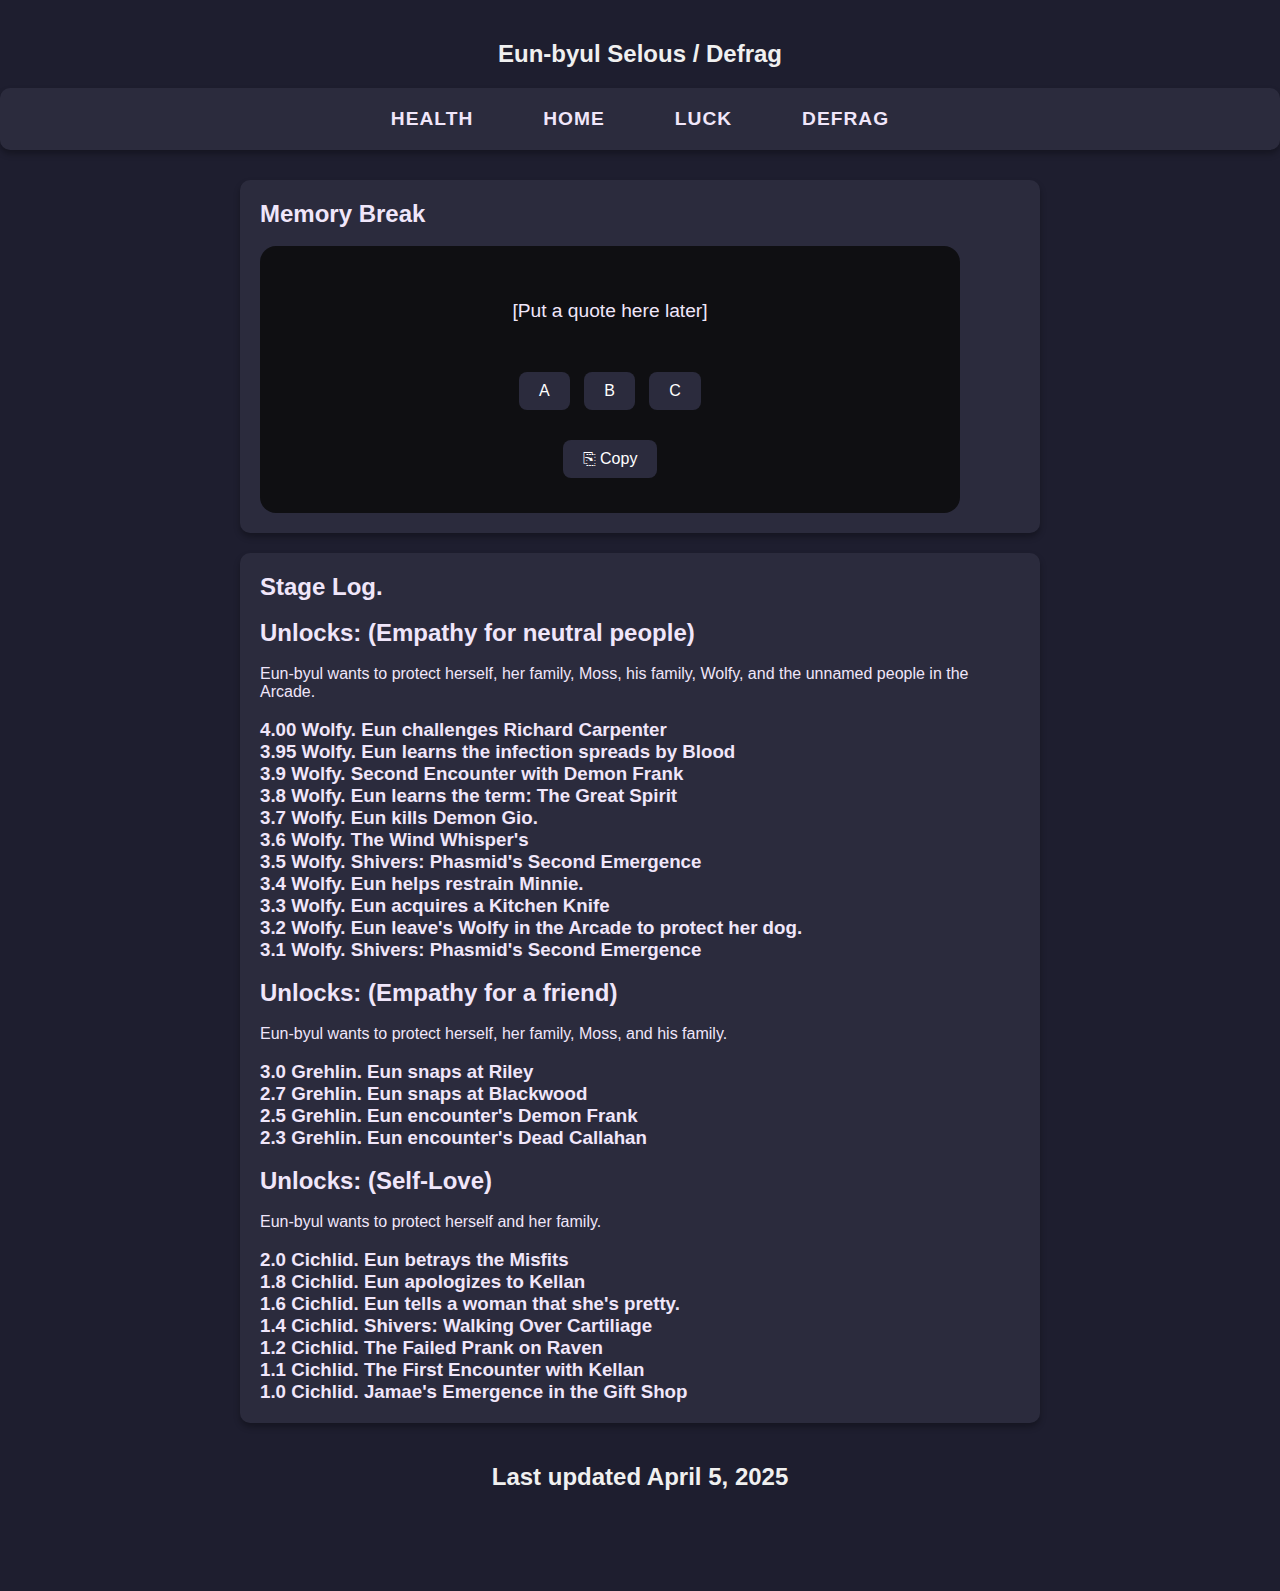
<file: defrag.html>
<!DOCTYPE html>
<html lang="en">
<head>
  <meta charset="UTF-8">
  <meta name="viewport" content="width=1200, initial-scale=1.0">
  <title>Eun Dossier - Defrag</title>
  <link rel="stylesheet" type="text/css" href="./style.css">
  <link rel="stylesheet" type="text/css" href="./navi.css">
  <link rel="stylesheet" type="text/css" href="./health.css">
  <link rel="stylesheet" type="text/css" href="./defrag.css">
</head>
<body>
  <header>
    <h2>Eun-byul Selous / Defrag</h2>
    <nav>
        <ul>
          <li><a href="health.html">Health</a></li>
          <li><a href="index.html">Home</a></li>
          <li><a href="luck.html">Luck</a></li>
          <li><a href="defrag.html">Defrag</a></li>
        </ul>
    </nav>
  </header>
  <main>
    <section>
        <div class="defrag-log">
            <h2>Memory Break</h2>
            <br>
            <div class="card">
                <div id="textFeed" class="text-feed">[Put a quote here later]</div>
                <div id="sourceLog" class="source-log"></div>                
                <div class="btn-group">
                  <button onclick="scrambleMemory('A')">A</button>
                  <button onclick="scrambleMemory('B')">B</button>
                  <button onclick="scrambleMemory('C')">C</button>
                </div>
                <button class="copy-btn" onclick="copyText()">⎘ Copy</button>
            </div>
        </div>
        <div class="defrag-log">
            <h2>Stage Log.</h2>
            <br>
            <h2>Unlocks: (Empathy for neutral people)</h2>
            <br>
            <p>Eun-byul wants to protect herself, her family, Moss, his family, Wolfy, and the unnamed people in the Arcade.</p>
            <br>
            <h3>4.00 Wolfy. Eun challenges Richard Carpenter</h3>
            <h3>3.95 Wolfy. Eun learns the infection spreads by Blood</h3>
            <h3>3.9 Wolfy. Second Encounter with Demon Frank</h3>
            <h3>3.8 Wolfy. Eun learns the term: The Great Spirit</h3>
            <h3>3.7 Wolfy. Eun kills Demon Gio.</h3>
            <h3>3.6 Wolfy. The Wind Whisper's</h3>
            <h3>3.5 Wolfy. Shivers: Phasmid's Second Emergence</h3>
            <h3>3.4 Wolfy. Eun helps restrain Minnie.</h3>
            <h3>3.3 Wolfy. Eun acquires a Kitchen Knife</h3>
            <h3>3.2 Wolfy. Eun leave's Wolfy in the Arcade to protect her dog.</h3>
            <h3>3.1 Wolfy. Shivers: Phasmid's Second Emergence</h3>
            <br>
            <h2>Unlocks: (Empathy for a friend)</h2>
            <br>
            <p>Eun-byul wants to protect herself, her family, Moss, and his family.</p>
            <br>
            <h3>3.0 Grehlin. Eun snaps at Riley</h3>
            <h3>2.7 Grehlin. Eun snaps at Blackwood</h3>
            <h3>2.5 Grehlin. Eun encounter's Demon Frank</h3>
            <h3>2.3 Grehlin. Eun encounter's Dead Callahan</h3>
            <br>
            <h2>Unlocks: (Self-Love)</h2>
            <br>
            <p>Eun-byul wants to protect herself and her family.</p>
            <br>
            <h3>2.0 Cichlid. Eun betrays the Misfits</h3>
            <h3>1.8 Cichlid. Eun apologizes to Kellan</h3>
            <h3>1.6 Cichlid. Eun tells a woman that she's pretty.</h3>
            <h3>1.4 Cichlid. Shivers: Walking Over Cartiliage</h3>
            <h3>1.2 Cichlid. The Failed Prank on Raven</h3>
            <h3>1.1 Cichlid. The First Encounter with Kellan</h3>
            <h3>1.0 Cichlid. Jamae's Emergence in the Gift Shop</h3>
        </div>
    </section>

    <section>
        <h2 style="margin-bottom: 100px;">Last updated April 5, 2025</h2>
    </section>
  </main>
  <script src="memory.js"></script>
</body>
</html>
</file>
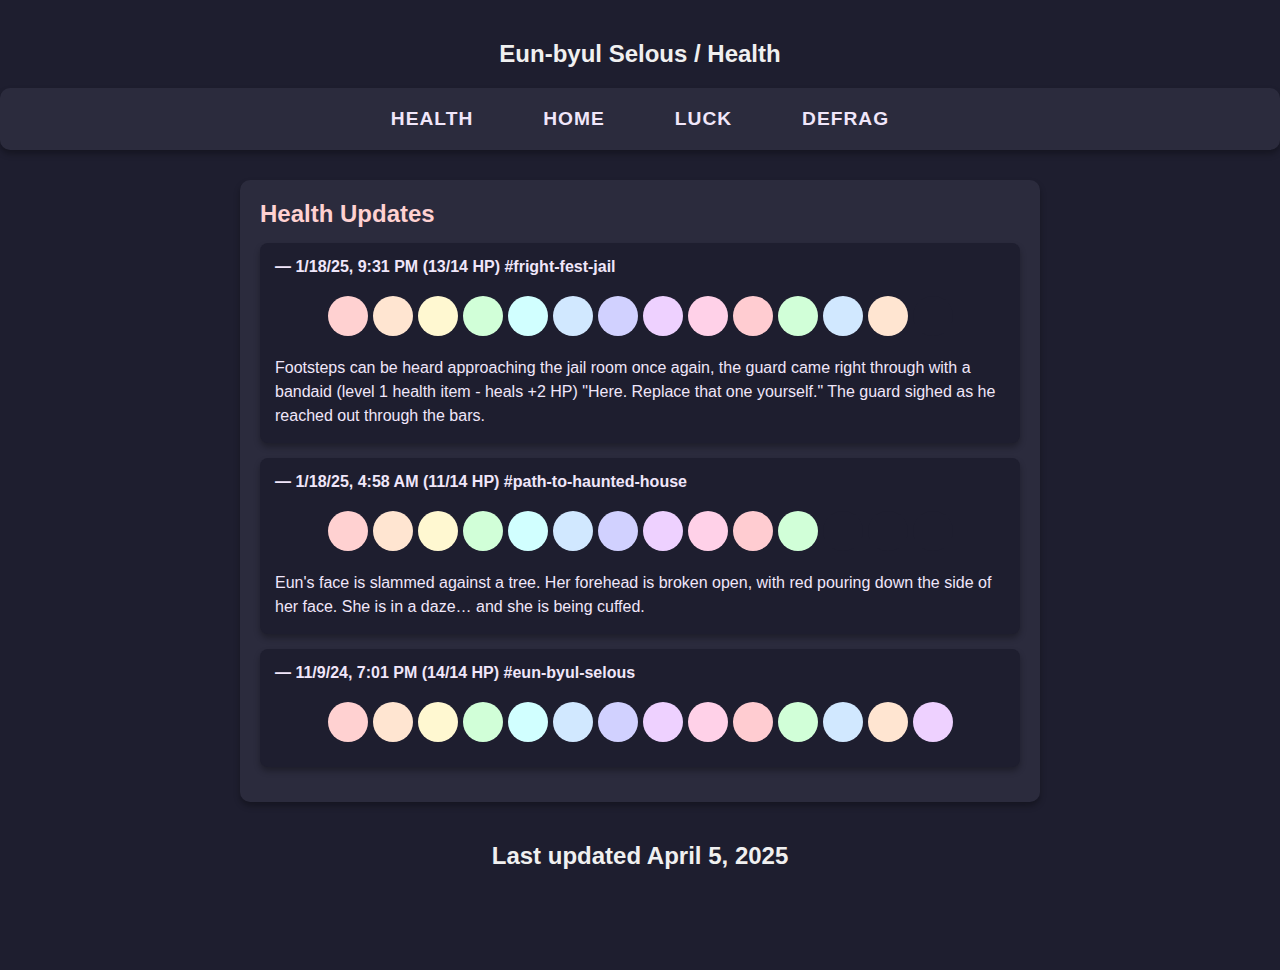
<file: health.html>
<!DOCTYPE html>
<html lang="en">
<head>
  <meta charset="UTF-8">
  <meta name="viewport" content="width=1200, initial-scale=1.0">
  <title>Eun Dossier - Health</title>
  <link rel="stylesheet" type="text/css" href="./style.css">
  <link rel="stylesheet" type="text/css" href="./navi.css">
  <link rel="stylesheet" type="text/css" href="./health.css">
</head>
<body>
  <header>
    <h2>Eun-byul Selous / Health</h2>
    <nav>
        <ul>
          <li><a href="health.html">Health</a></li>
          <li><a href="index.html">Home</a></li>
          <li><a href="luck.html">Luck</a></li>
          <li><a href="defrag.html">Defrag</a></li>
        </ul>
    </nav>
  </header>

  <main>
    <section>
      <div class="health-log">
        <h3>Health Updates</h3>

        <!-- Healing Log -->
        <div class="log-entry healing">
            <h4> — 1/18/25, 9:31 PM (13/14 HP) #fright-fest-jail</h4>
            <div class="health-stats">
                <div id="health1" class="circle filled"></div>
                <div id="health2" class="circle filled"></div>
                <div id="health3" class="circle filled"></div>
                <div id="health4" class="circle filled"></div>
                <div id="health5" class="circle filled"></div>
                <div id="health6" class="circle filled"></div>
                <div id="health7" class="circle filled"></div>
                <div id="health8" class="circle filled"></div>
                <div id="health9" class="circle filled"></div>
                <div id="health10" class="circle filled"></div>
                <div id="health11" class="circle filled"></div>
                <div id="health12" class="circle filled"></div>
                <div id="health13" class="circle filled"></div>
                <div class="circle filled"></div>
            </div>
            <p class="log-description">
                Footsteps can be heard approaching the jail room once again, the guard came right through with a bandaid (level 1 health item - heals +2 HP) "Here. Replace that one yourself." The guard sighed as he reached out through the bars.            </p>
            </div>

                    <!-- Injury Log -->
        <div class="log-entry injury">
            <h4> — 1/18/25, 4:58 AM (11/14 HP) #path-to-haunted-house </h4>
            <div class="health-stats">
              <div id="health1" class="circle filled"></div>
              <div id="health2" class="circle filled"></div>
              <div id="health3" class="circle filled"></div>
              <div id="health4" class="circle filled"></div>
              <div id="health5" class="circle filled"></div>
              <div id="health6" class="circle filled"></div>
              <div id="health7" class="circle filled"></div>
              <div id="health8" class="circle filled"></div>
              <div id="health9" class="circle filled"></div>
              <div id="health10" class="circle filled"></div>
              <div id="health11" class="circle filled"></div>
              <div class="circle filled"></div>
              <div class="circle filled"></div>
              <div class="circle filled"></div>
            </div>
            <p class="log-description">
                Eun's face is slammed against a tree. Her forehead is broken open, with red pouring down the side of her face. She is in a daze… and she is being cuffed.            </p>
          </div>

        <!-- Baseline Log -->
        <div class="log-entry">
          <h4> — 11/9/24, 7:01 PM (14/14 HP) #eun-byul-selous</h4>
          <div class="health-stats">
            <div id="health1" class="circle filled"></div>
            <div id="health2" class="circle filled"></div>
            <div id="health3" class="circle filled"></div>
            <div id="health4" class="circle filled"></div>
            <div id="health5" class="circle filled"></div>
            <div id="health6" class="circle filled"></div>
            <div id="health7" class="circle filled"></div>
            <div id="health8" class="circle filled"></div>
            <div id="health9" class="circle filled"></div>
            <div id="health10" class="circle filled"></div>
            <div id="health11" class="circle filled"></div>
            <div id="health12" class="circle filled"></div>
            <div id="health13" class="circle filled"></div>
            <div id="health14" class="circle filled"></div>
          </div>
        </div>

      </div>
    </section>

    <section>
        <h2 style="margin-bottom: 100px;">Last updated April 5, 2025</h2>
    </section>
  </main>

</body>
</html>
</file>
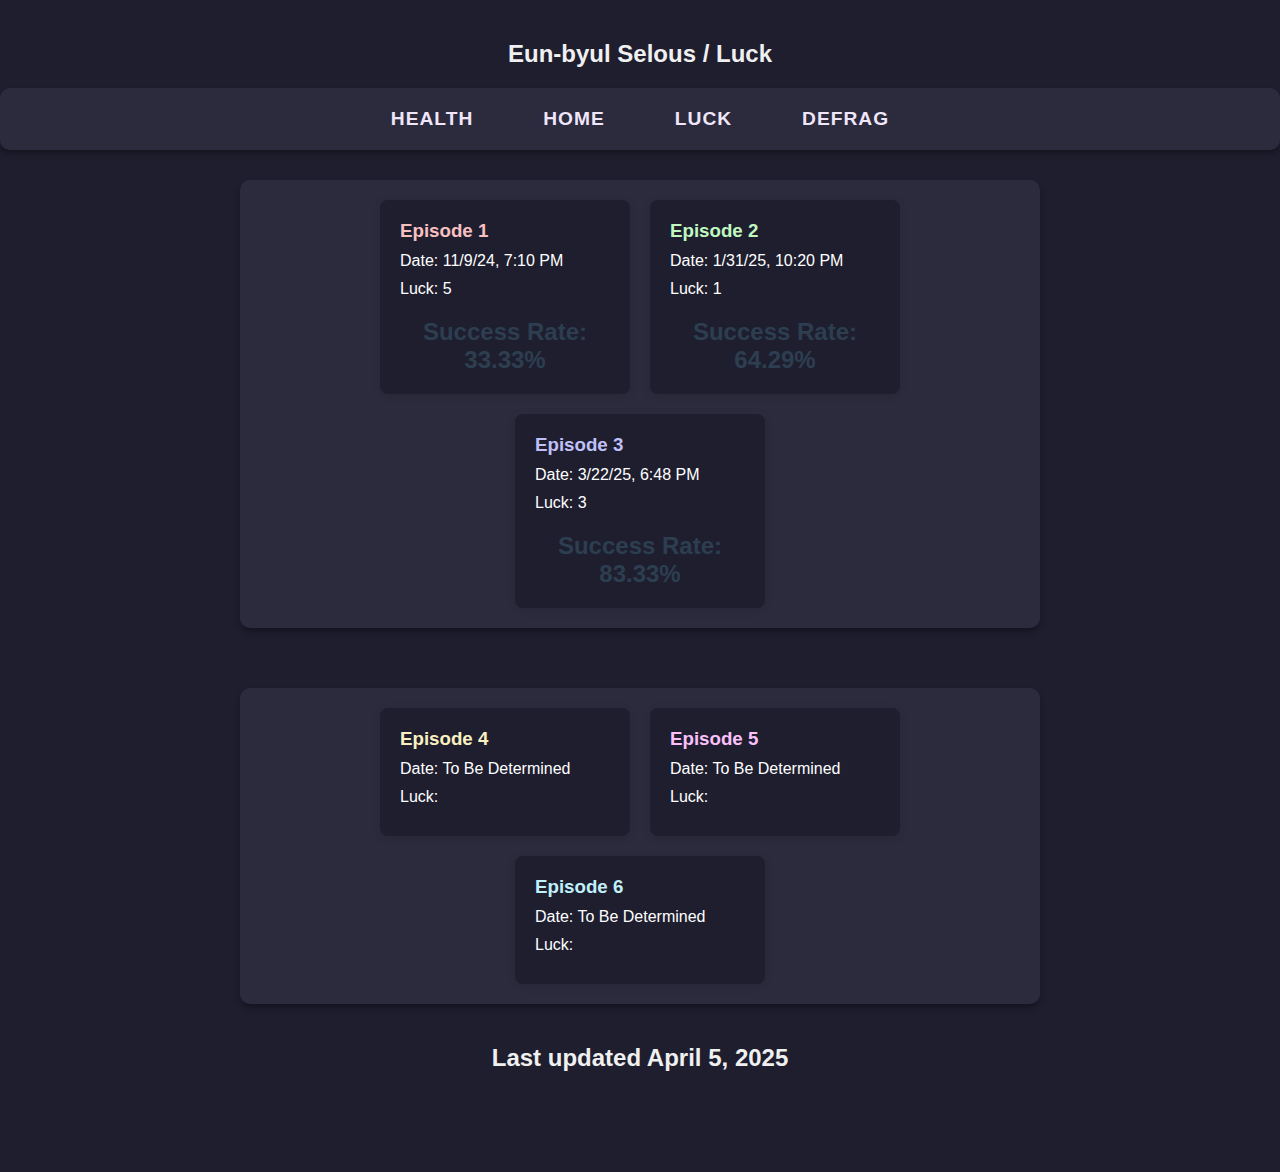
<file: luck.html>
<!DOCTYPE html>
<html lang="en">
<head>
  <meta charset="UTF-8">
  <meta name="viewport" content="width=1200, initial-scale=1.0">
  <title>Eun Dossier - Luck</title>
  <link rel="stylesheet" type="text/css" href="./style.css">
  <link rel="stylesheet" type="text/css" href="./luck.css">
  <link rel="stylesheet" type="text/css" href="./navi.css">
</head>
<body>
  <header>
    <h2>Eun-byul Selous / Luck</h2>
    <nav>
        <ul>
          <li><a href="health.html">Health</a></li>
          <li><a href="index.html">Home</a></li>
          <li><a href="luck.html">Luck</a></li>
          <li><a href="defrag.html">Defrag</a></li>
        </ul>
    </nav>
  </header>

  <main>
    <section class="luck-info">
      <div class="luck-cards">
        <div class="luck-card">
            <h3 id="luck-info1">Episode 1</h3>
            <p>Date: 11/9/24, 7:10 PM</p>
            <p>Luck: 5</p>
            <h3 id="episode-1" class="success-rate">Success Rate: Calculating...</h3>
          </div>
          <div class="luck-card">
            <h3 id="luck-info2">Episode 2</h3>
            <p>Date: 1/31/25, 10:20 PM</p>
            <p>Luck: 1</p>
            <h3 id="episode-2" class="success-rate">Success Rate: Calculating...</h3>
          </div>
          <div class="luck-card">
            <h3 id="luck-info3">Episode 3</h3>
            <p>Date: 3/22/25, 6:48 PM</p>
            <p>Luck: 3</p>
            <h3 id="episode-3" class="success-rate">Success Rate: Calculating...</h3>
          </div>     
      </div>
    </section>
    <section class="luck-info">
        <div class="luck-cards">
          <!-- Luck Cards go here -->
          <div class="luck-card">
            <h3 id="luck-info4">Episode 4</h3>
            <p>Date: To Be Determined</p>
            <p>Luck: </p>
          </div>
          <div class="luck-card">
            <h3 id="luck-info5">Episode 5</h3>
            <p>Date: To Be Determined</p>
            <p>Luck: </p>
          </div>
          <div class="luck-card">
            <h3 id="luck-info6">Episode 6</h3>
            <p>Date: To Be Determined</p>
            <p>Luck: </p>
          </div>
        </div>
      </section>
    <section>
        <h2 style="margin-bottom: 100px;">Last updated April 5, 2025</h2>
    </section>
  </main>

  <script src="config_stats.js"></script>
  <script src="main.js"></script>
  <script src="luck.js"></script>
</body>
</html>
</file>
<file: style.css>
* {
        margin: 0;
        padding: 0;
        box-sizing: border-box;
      }
      
      body {
        font-family: Arial, sans-serif;
        background-color: #1e1e2f;
        color: #f0f0f0;
        display: flex;
        flex-direction: column;
        align-items: center;
        min-height: 100vh;
      }
      
      /* Header */
      header {
        margin-top: 30px;
        width: 100%;
        padding: 10px 0;
        text-align: center;
      }
      
      header h1 {
        color: #f0e6fa;
        font-size: 2em;
      }
      
      /* Main layout */
      main {
        display: flex;
        flex-direction: column;
        align-items: center;
        gap: 20px;
      }
      
      /* Each section (page) styled for 11in x 17in */
      .page {
        width: 11in;
        height: auto;
        padding: 20px;
        background-color: #2b2b3d;
        border-radius: 10px;
        margin: 20px 0;
        color: #f0e6fa;
        display: flex;
        flex-direction: column;
        gap: 20px;
      }
      
      .page h2 {
        font-size: 1.5em;
        text-align: center;
        margin-bottom: 10px;
      }
      
      /* Health stats circles */
    /* Health stats circles */
    .health-stats {
        display: flex;
        gap: 5px;
        justify-content: center;
        margin-bottom: 10px;
      }
      
      .health-stats .circle {
        width: 40px;
        height: 40px;
        border-radius: 50%;
        background-color: #1e1e2f;
      }
      
      /* Filled circles with rainbow pastel colors */
      #health1 { background-color: #ffd1d1; } /* Light Pink */
      #health2 { background-color: #ffe5d1; } /* Light Peach */
      #health3 { background-color: #fff8d1; } /* Light Yellow */
      #health4 { background-color: #d1ffd8; } /* Light Green */
      #health5 { background-color: #d1ffff; } /* Light Cyan */
      #health6 { background-color: #d1e8ff; } /* Light Blue */
      #health7 { background-color: #d1d1ff; } /* Light Lavender */
      #health8 { background-color: #eed1ff; } /* Light Purple */
      #health9 { background-color: #ffd1e8; } /* Light Pinkish-Red */
      #health10 { background-color: #ffccd1; } /* Light Coral */
      #health11 { background-color: #d1ffd8; } /* Light Coral */
      #health12 { background-color: #d1e8ff; } /* Light Coral */
      #health13 { background-color: #ffe5d1; } /* Light Coral */
      #health14 { background-color: #eed1ff; } /* Light Coral */
      
      .health-stats .circle.empty {
        background-color: #1e1e2f; /* Dark background for empty circles */
      }
      
      .health-note {
        text-align: center;
        font-size: 0.9em;
        color: #f0e6fa;
        margin-bottom: 20px;
      }
      
      /* Content row */
      .content-row {
        display: flex;
        flex-direction: row;
        gap: 20px;
        align-items: flex-start;
      }
      
      .face-claim-wrapper {
        width: 380px;
        height: 380px; /* height of the cropped visible area */
        overflow: hidden;
        border-radius: 10px;
        box-shadow: 0px 4px 6px rgba(0, 0, 0, 0.3);
        position: relative;
      }
      
      .face-claim {
        width: 380px;
        height: 380px; /* now it’s a perfect square */
        object-fit: cover;
        object-position: center top; /* or adjust like center 20% or center 30% */
        border-radius: 10px;
        box-shadow: 0px 4px 6px rgba(0, 0, 0, 0.3);
        transition: transform 0.4s ease-in-out; /* smooth zoom transition */
      }
      
      /* Hover zoom effect */
      .face-claim-wrapper:hover .face-claim {
        transform: scale(1.1); /* zoom in slightly */
      }
      
      
      /* Stats card layout */
      .stats-card {
        background-color: #1e1e2f;
        border-radius: 10px;
        padding: 15px;
        color: #f0e6fa;
        flex: 1;
        display: flex;
        flex-direction: column;
        gap: 15px;
        box-shadow: 0px 4px 6px rgba(0, 0, 0, 0.3);
      }
      
      /* Stats list */
      .stats-card ul {
        list-style: none;
        display: flex;
        flex-direction: row;
        flex-wrap: wrap;
        gap: 10px;
        padding: 0;
      }
      
      /* Stat items */
      .stats-card .stat {
        flex: 0 0 auto;
        padding: 10px 15px;
        font-weight: bold;
        color: #f0e6fa; /* Light text color */
        background-color: #33334d; /* Consistent dark background */
        border-radius: 5px;
        text-align: center;
        box-shadow: 0px 4px 6px rgba(0, 0, 0, 0.3);
      }
      
      /* Specific pastel text colors for each stat */
      .stats-card .endurance { color: #ffd1d1; }
      .stats-card .agility { color: #d1ffd8; }
      .stats-card .perception { color: #d1e8ff; }
      .stats-card .first-aid { color: #ffe5d1; }
      .stats-card .charisma { color: #eed1ff; }
      .stats-card .marksmanship { color: #d1bfff; }
      .stats-card .stealth { color: #d1ffff; }
      .stats-card .speed { color: #d1ffec; }
      .stats-card .intelligence { color: #ffd1ff; }
      .stats-card .strength { color: #ffd1d1; }
      .stats-card .luck{ color: #d1ffd8; }
      
      /* Perk card */
      .perkcard {
        background-color: #1e1e2f;
        border-radius: 10px;
        padding: 15px;
        color: #f0e6fa;
      }
      
      .perkcard h2 {
        font-size: 1.2em;
        color: #ffd1d1;
        margin-bottom: 10px;
      }
      
      .perkcard p {
        line-height: 1.5em;
        font-size: 1.2em;
      }
      
      
      /* Infographic Card */
      .infographic-card {
        width: 100%;
        background-color: #2b2b3d;
        border-radius: 10px;
        padding: 20px;
        display: flex;
        gap: 20px;
        justify-content: space-around;
      }
    
      .infographic-explaination {
        width: 100%;
        background-color: #1e1e2f;
        box-shadow: 0px 4px 6px rgba(0, 0, 0, 0.3);
        border-radius: 10px;
        padding: 20px;
        display: flex;
        flex-direction: column;
      }
    
      .infographic-explaination p {
        font-size: 1.3em;
        line-height: 1.7em;
      }
    
      .infographic-explaination h2 {
        color: #ffd1d1;
      }
      
      .info-section {
        flex: 1;
        background-color: #1e1e2f;
        border-radius: 10px;
        padding: 15px;
        color: #f0e6fa;
        display: flex;
        flex-direction: column;
        align-items: center;
        text-align: center;
        box-shadow: 0px 4px 6px rgba(0, 0, 0, 0.3);
      }
      
      .info-section h3 {
        font-size: 2.5em;
        color: #ffd1d1;
        margin-bottom: 20px;
      }
      
      .info-section h4 {
        font-size: 1.2em;
        color: #d1e8ff;
        margin-bottom: 10px;
      }
      
      .info-section p {
        font-size: 1em;
        color: #f0e6fa;
        line-height: 1.5;
      }
</file>
<file: navi.css>
/* Navigation Bar */
  nav {
    width: 100%;
    background-color: #2b2b3d;
    display: flex;
    justify-content: center;
    padding: 10px 0;
    margin-top: 20px;
    box-shadow: 0px 4px 6px rgba(0, 0, 0, 0.3);
    border-radius: 10px;
  }
  
  nav ul {
    list-style: none;
    display: flex;
    gap: 20px;
    padding: 0;
  }
  
  nav ul li {
    padding: 10px 15px;
  }
  
  nav ul li a {
    text-decoration: none;
    color: #f0e6fa;
    font-weight: bold;
    font-size: 1.2em;
    text-transform: uppercase;
    letter-spacing: 1px;
    padding: 5px 10px;
    border-radius: 5px;
    transition: background-color 0.3s ease, transform 0.2s ease;
  }
  
  
  /* Active Link Style */
  nav ul li a.active {
    background-color: #ffd1d1; /* Light Pink */
    color: #1e1e2f;
  }
  
  /* Media Query for Mobile Devices */
  @media (max-width: 768px) {
    nav ul {
      flex-direction: column;
      align-items: center;
    }
  
    nav ul li {
      padding: 10px 0;
    }
  }
</file>
<file: health.css>
/* Health Log Section */
  .health-log {
    width: 100%;
    max-width: 800px;
    background-color: #2b2b3d;
    margin: 20px auto;
    padding: 20px;
    border-radius: 10px;
    box-shadow: 0px 4px 6px rgba(0, 0, 0, 0.3);
    color: #f0e6fa;
  }
  
  .health-log h3 {
    font-size: 1.5em;
    color: #ffd1d1; /* Light Pink */
    margin-bottom: 10px;
  }


  .health-log h4 {
    margin-bottom: 20px;
  }
  
  .health-log .log-entry {
    background-color: #1e1e2f;
    margin: 15px 0;
    padding: 15px;
    border-radius: 8px;
    box-shadow: 0px 4px 6px rgba(0, 0, 0, 0.3);
  }
  
  .health-log .log-description {
    color: #f0e6fa;
    font-size: 1em;
    line-height: 1.5em;
    margin-top: 20px;
  }
  

  /* Empty circle styling */
.circle.empty {
    background-color: #2b2b3d; /* Dark background for empty circles */
  }
</file>
<file: defrag.css>
.defrag-log {
    width: 100%;
    max-width: 800px;
    background-color: #2b2b3d;
    margin: 20px auto;
    padding: 20px;
    border-radius: 10px;
    box-shadow: 0px 4px 6px rgba(0, 0, 0, 0.3);
    color: #f0e6fa;
  }

  .card {
    background-color: #0f0f12;
    border-radius: 16px;
    padding: 30px;
    max-width: 700px;
    text-align: center;
  }
  .header {
    font-size: 1rem;
    margin-bottom: 15px;
    line-height: 1.4;
  }
  .text-feed {
    margin: 20px 0;
    font-size: 1.2rem;
    line-height: 1.6;
    word-break: break-word;
    white-space: pre-wrap;
  }
  .btn-group button, .copy-btn {
    background-color: #2b2b3d;
    color: white;
    border: none;
    padding: 10px 20px;
    font-size: 1rem;
    cursor: pointer;
    border-radius: 8px;
    margin: 5px;
  }
  .btn-group button:hover, .copy-btn:hover {
    opacity: 0.8;
  }
  .btn-group {
    margin-bottom: 20px;
  }

  .memory-fragment {
    margin-right: 5px;
  }
  
  .memory-good {
    color: white; /* pastel green */
  }
  
  .memory-negative {
    color: #f7a3a3; /* pastel red */
  }
  
  .memory-music {
    color: #ffffff; /* pastel blue */
  }
  
  .memory-neutral {
    color: white;
  }
  
  .source-log {
    margin-top: 15px;
    font-size: 0.9rem;
    color: #ccc;
    display: flex;
    flex-direction: row;
    margin-bottom: 20px;
    gap: 20px;
  }
  
  .source-item {
    margin-bottom: 5px;
  }
</file>
<file: luck.css>
.luck-info h2 {
    text-align: center;
    color: #2c3e50;
    margin-bottom: 40px;
  }

  .luck-info {
    width: 100%;
    max-width: 800px;
    background-color: #2b2b3d;
    margin: 20px auto;
    padding: 20px;
    border-radius: 10px;
    box-shadow: 0px 4px 6px rgba(0, 0, 0, 0.3);
    color: #f0e6fa;
  }
  
  .luck-cards {
    display: flex;
    justify-content: center;
    gap: 20px;
    flex-wrap: wrap;
  }
  
  .luck-card {
    background-color: #1e1e2f;
    border-radius: 8px;
    padding: 20px;
    width: 250px;
    box-shadow: 0 2px 10px rgba(0, 0, 0, 0.1);
    transition: all 0.3s ease;
  }
  
  .luck-card:hover {
    transform: scale(1.05);
  }
  
  .luck-info h3 {
    color: #2c3e50;
  }
  
  /* Apply pastel colors to the first 6 h2 elements */
  #luck-info1 {
    color: #f9c0c0; /* Pastel pink */
  }
  
  #luck-info2 {
    color: #c0f9c0; /* Pastel green */
  }
  
  #luck-info3 {
    color: #c0c0f9; /* Pastel blue */
  }
  
  #luck-info4 {
    color: #f9f0c0; /* Pastel yellow */
  }
  
  #luck-info5 {
    color: #f9c0f9; /* Pastel purple */
  }
  
  #luck-info6 {
    color: #c0f0f9; /* Pastel aqua */
  }
  
  .luck-card p {
    margin: 10px 0;
    font-size: 16px;
    color: white;
  }
  
  .luck-card p:first-child {
    font-weight: bold;
  }
  
  @media (max-width: 768px) {
    .luck-cards {
      flex-direction: column;
      align-items: center;
    }
  }
  

  /* Success Rate Styling */
.success-rate {
    font-size: 1.5em;
    color: #3498db;
    font-weight: bold;
    text-align: center;
    margin-top: 20px;
  }
  
  /* Success Count Styling */
  .success-count {
    font-size: 1.2em;
    color: #2ecc71; /* Green color for success */
    text-align: center;
    margin-top: 10px;
  }
</file>
